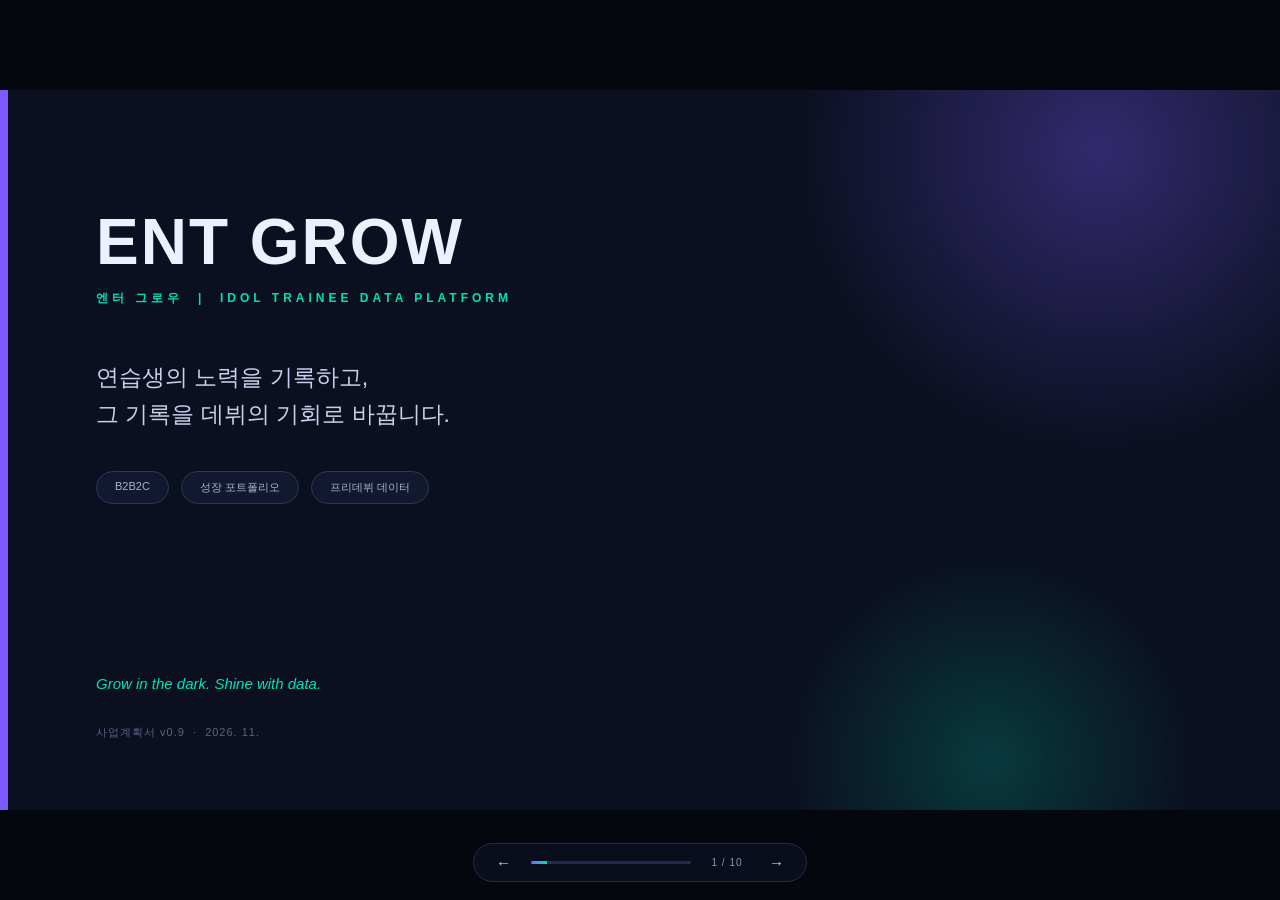
<file: IR_덱_ENT_GROW.html>
<!DOCTYPE html>
<html lang="ko">
<head>
<meta charset="UTF-8">
<meta name="viewport" content="width=device-width, initial-scale=1.0">
<title>ENT GROW · IR Deck</title>
<style>
  :root{
    --bg:#0B1020; --card:#161C33; --card2:#1E2542; --line:#242C4D;
    --text:#EDF0FF; --sub:#C9D0EB; --muted:#8B94B8; --dim:#5A6386;
    --v:#7C5CFF; --v2:#9A7CFF; --m:#00E0B8; --p:#FF5C8A; --y:#FFC857;
  }
  *{box-sizing:border-box;margin:0;padding:0}
  html,body{height:100%}
  body{
    background:#05070F; color:var(--text);
    font-family:"Pretendard","Malgun Gothic","Apple SD Gothic Neo","Noto Sans KR",sans-serif;
    display:flex; align-items:center; justify-content:center; overflow:hidden;
    -webkit-font-smoothing:antialiased;
  }
  #stage{ width:1280px; height:720px; position:relative; transform-origin:center center; flex:none; }

  .slide{
    position:absolute; inset:0; width:1280px; height:720px;
    background:var(--bg); padding:56px 64px; display:none;
    overflow:hidden;
  }
  .slide.active{display:block}
  .slide::before{
    content:""; position:absolute; top:0; left:0; right:0; height:5px;
    background:linear-gradient(90deg,var(--v),var(--v2) 45%,var(--m));
  }

  .kicker{font-size:11px; letter-spacing:3px; color:var(--m); font-weight:700; margin-bottom:10px}
  h1{font-size:30px; font-weight:800; letter-spacing:-.5px; margin-bottom:34px; line-height:1.25}

  .foot{
    position:absolute; left:64px; right:64px; bottom:26px;
    display:flex; justify-content:space-between; align-items:center;
    font-size:10px; letter-spacing:1px; color:var(--dim);
  }
  .foot .no{color:var(--v); font-weight:800; font-size:12px; letter-spacing:0}

  .card{background:var(--card); border:1px solid var(--line); border-radius:12px}

  /* ---------- cover ---------- */
  .cover{padding:0}
  .cover::before{height:100%; width:8px; right:auto; background:var(--v)}
  .orb{position:absolute; border-radius:50%; filter:blur(2px)}
  .orb.a{width:640px;height:640px;right:-140px;top:-260px;background:radial-gradient(circle,rgba(124,92,255,.35),transparent 68%)}
  .orb.b{width:420px;height:420px;right:80px;bottom:-160px;background:radial-gradient(circle,rgba(0,224,184,.20),transparent 70%)}
  .cover-in{position:relative; padding:120px 96px; height:100%}
  .brand{font-size:64px; font-weight:900; letter-spacing:2px; line-height:1}
  .brand-sub{margin-top:16px; font-size:12px; letter-spacing:4px; color:var(--m); font-weight:700}
  .cover-copy{margin-top:52px; font-size:23px; line-height:1.6; color:var(--sub); font-weight:500}
  .chips{display:flex; gap:12px; margin-top:38px}
  .chip{padding:8px 18px; border:1px solid #2E3760; border-radius:999px; font-size:11px; color:#A9B3D6; background:rgba(22,28,51,.7)}
  .tagline{position:absolute; left:96px; bottom:118px; font-size:15px; font-style:italic; color:var(--m)}
  .cover-date{position:absolute; left:96px; bottom:70px; font-size:11px; color:var(--dim); letter-spacing:1px}

  /* ---------- grids ---------- */
  .g3{display:grid; grid-template-columns:repeat(3,1fr); gap:24px}
  .g2{display:grid; grid-template-columns:1fr 1fr; gap:26px}

  /* ---------- 02 ---------- */
  .stat{padding:18px 22px; height:140px; display:flex; flex-direction:column; justify-content:center}
  .stat b{font-size:38px; font-weight:900; line-height:1.1; letter-spacing:-1px}
  .stat span{font-size:11px; color:var(--muted); margin-top:6px}
  .pain{margin-top:22px; padding:20px 22px 12px; position:relative; border-left:4px solid var(--v)}
  .pain h3{font-size:11px; letter-spacing:1px; font-weight:800; margin-bottom:6px}
  .pain h4{font-size:16px; font-weight:800; margin-bottom:14px}
  .pain li{list-style:none; font-size:11.5px; color:var(--sub); line-height:1.55; margin-bottom:11px; padding-left:12px; position:relative}
  .pain li::before{content:"·"; position:absolute; left:0; color:var(--muted)}
  .punch{position:absolute; right:64px; bottom:58px; font-size:12px; font-weight:700; color:var(--muted)}
  .band{
    margin-top:22px; padding:15px 22px; border-radius:10px;
    background:linear-gradient(90deg,rgba(124,92,255,.16),rgba(0,224,184,.07));
    border:1px solid #2E3760; font-size:12px; color:var(--sub);
    display:flex; justify-content:space-between; align-items:center; gap:20px;
  }
  .band b{color:var(--text)}
  .band em{font-style:normal; font-size:11px; color:var(--m); font-weight:800}

  /* ---------- 03 ---------- */
  .layer{padding:28px 24px 26px}
  .layer .tag{display:inline-block; padding:4px 12px; border-radius:999px; font-size:10px; font-weight:800; letter-spacing:1px; margin-bottom:16px}
  .layer h3{font-size:18px; font-weight:800; margin-bottom:20px}
  .layer p{font-size:12px; color:var(--sub); line-height:1.55; margin-bottom:12px}
  .flow{display:grid; grid-template-columns:repeat(4,1fr); gap:8px; margin-top:34px}
  .chev{
    height:68px; display:flex; align-items:center; justify-content:center;
    font-size:12.5px; font-weight:800; color:var(--sub); background:var(--card2);
    border:1px solid #2E3760; clip-path:polygon(0 0,92% 0,100% 50%,92% 100%,0 100%,8% 50%);
  }
  .chev.on{background:var(--m); color:#06131a; border-color:var(--m)}
  .net{margin-top:28px; padding:24px 28px; background:var(--card2); border-radius:12px; font-size:14px; color:var(--sub)}

  /* ---------- 04 ---------- */
  .steps{display:flex; flex-direction:column; gap:12px}
  .step{display:flex; align-items:center; gap:16px; padding:14px 18px; height:90px}
  .step b{font-size:18px; font-weight:900; color:var(--v); width:30px}
  .step .t{font-size:13px; font-weight:800}
  .step .d{font-size:10px; color:var(--muted); margin-top:4px}
  .panel{padding:24px 26px; background:var(--card2); border-radius:14px; height:100%}
  .panel .lab{font-size:11px; letter-spacing:2px; font-weight:800; color:var(--m)}
  .panel h3{font-size:15px; font-weight:800; margin:8px 0 22px}
  .bar-row{display:grid; grid-template-columns:88px 1fr 40px; align-items:center; gap:12px; margin-bottom:16px}
  .bar-row span{font-size:10.5px; color:var(--sub)}
  .track{height:8px; background:#2A3255; border-radius:99px; overflow:hidden}
  .fill{height:100%; border-radius:99px}
  .bar-row em{font-size:10px; color:var(--muted); font-style:normal; text-align:right}
  .note{font-size:9.5px; color:var(--muted); margin-top:18px; line-height:1.5}

  /* ---------- 05 ---------- */
  .mkt{display:grid; grid-template-columns:70px 210px 340px 1fr; gap:18px; align-items:center; margin-bottom:34px; padding:8px 0}
  .mkt .lvl{font-size:13px; font-weight:900; letter-spacing:1px}
  .mkt .val{font-size:29px; font-weight:900}
  .mkt .desc{font-size:11px; color:var(--muted); line-height:1.5}
  .mkt .bar{height:32px; border-radius:99px}
  .mkt-note{margin-top:34px; padding:26px 28px; background:var(--card2); border-radius:12px; font-size:13.5px; color:var(--sub)}

  /* ---------- 06 ---------- */
  table.rev{width:100%; border-collapse:collapse; font-size:11px}
  table.rev th, table.rev td{border:1px solid var(--line); padding:14px 12px; text-align:left}
  table.rev th{color:var(--m); font-weight:800; font-size:10px; letter-spacing:1px}
  table.rev td{color:var(--sub)}
  table.rev td:last-child, table.rev th:last-child{text-align:right}
  .tier{padding:18px 20px; display:flex; justify-content:space-between; align-items:center}
  .tier .nm{font-size:12.5px; font-weight:800}
  .tier .ds{font-size:9.5px; color:var(--muted); margin-top:4px}
  .tier .pr{font-size:16px; font-weight:900; color:var(--m)}
  .kpis{display:grid; grid-template-columns:repeat(3,1fr); gap:10px; margin-top:24px}
  .kpi{padding:18px 8px; background:var(--card2); border-radius:10px; text-align:center}
  .kpi b{display:block; font-size:15px; font-weight:900; color:var(--y)}
  .kpi span{font-size:8.5px; color:var(--muted)}

  /* ---------- 07 ---------- */
  .phases{display:grid; grid-template-columns:repeat(5,1fr); gap:12px}
  .phase{padding:20px 16px; height:205px; border-radius:12px; border:1px solid #2E3760; background:var(--card)}
  .phase .yr{font-size:10px; font-weight:800; letter-spacing:1px}
  .phase h3{font-size:18px; font-weight:900; margin:10px 0 14px}
  .phase p{font-size:10.5px; color:var(--sub); line-height:1.7}
  .chans{display:grid; grid-template-columns:repeat(3,1fr); gap:22px; margin-top:34px}
  .chan{padding:20px 20px; background:var(--card2); border-radius:12px}
  .chan b{font-size:10px; font-weight:800; color:var(--m)}
  .chan p{font-size:11px; color:var(--sub); margin-top:7px; line-height:1.55}

  /* ---------- 08 ---------- */
  .map{
    position:relative; height:400px; background:#10162B; border:1px solid #2E3760; border-radius:12px;
    background-image:linear-gradient(#1a2240 1px,transparent 1px),linear-gradient(90deg,#1a2240 1px,transparent 1px);
    background-size:50% 50%;
  }
  .axis{position:absolute; font-size:9px; color:var(--muted)}
  .dot{position:absolute; display:flex; align-items:center; gap:7px; font-size:9px; color:#7F88AB}
  .dot i{width:7px;height:7px;border-radius:50%;background:var(--dim);display:block}
  .dot.me{font-size:12px; font-weight:900; color:var(--text)}
  .dot.me i{width:16px;height:16px;box-shadow:0 0 0 8px rgba(124,92,255,.18)}
  .moat{padding:20px 24px; background:var(--card2); border-radius:14px; height:100%}
  .moat h4{font-size:10px; letter-spacing:2px; color:var(--m); font-weight:800; margin-bottom:20px}
  .moat .it{margin-bottom:18px}
  .moat .it b{font-size:12px; font-weight:800}
  .moat .it b::before{content:attr(data-n); color:var(--v); margin-right:10px; font-weight:900}
  .moat .it p{font-size:9.5px; color:var(--muted); margin-top:5px; padding-left:24px}

  /* ---------- 09 ---------- */
  .fin{display:grid; grid-template-columns:1fr 1fr; gap:30px}
  table.fin{width:100%; border-collapse:collapse; font-size:10.5px; table-layout:fixed}
  table.fin col:first-child{width:86px}
  table.fin th:first-child, table.fin td:first-child{white-space:nowrap}
  table.fin th,table.fin td{border:1px solid var(--line); padding:9px 8px; text-align:right}
  table.fin th:first-child,table.fin td:first-child{text-align:left}
  table.fin th{color:var(--m); font-size:9.5px; font-weight:800}
  table.fin td{color:var(--sub)}
  table.fin tr.main td{color:var(--text); font-weight:800}
  table.fin tr.op td{color:var(--p); font-weight:800}
  .chart{display:flex; align-items:flex-end; gap:16px; height:250px; padding:0 10px; border-bottom:1px solid var(--line)}
  .col{flex:1; display:flex; flex-direction:column; align-items:center; justify-content:flex-end; height:100%}
  .col .v{font-size:9px; color:var(--muted); margin-bottom:6px}
  .col .b{width:100%; border-radius:6px 6px 0 0; background:linear-gradient(180deg,var(--v2),var(--v))}
  .xlab{display:flex; gap:16px; padding:8px 10px 0}
  .xlab span{flex:1; text-align:center; font-size:9px; color:var(--muted)}
  .rounds{display:grid; grid-template-columns:repeat(3,1fr); gap:10px; margin-top:18px}
  .round{padding:10px 12px; background:var(--card2); border-radius:10px}
  .round span{font-size:8.5px; color:var(--muted)}
  .round b{display:block; font-size:16px; font-weight:900; color:var(--y); margin-top:2px}
  .round em{font-style:normal; font-size:8px; color:#7F88AB}

  /* ---------- 10 ---------- */
  .ask{display:flex; flex-direction:column; justify-content:center; height:100%; padding:0 96px}
  .ask h1{font-size:34px; line-height:1.45; margin:16px 0 0; font-weight:900}
  .ms{margin-top:36px}
  .ms div{display:flex; gap:22px; font-size:12px; margin-bottom:14px; color:var(--sub)}
  .ms b{color:var(--v); width:46px; font-weight:900}
  .quote{margin-top:34px; padding:18px 24px; background:var(--card2); border-radius:12px; font-size:14px; font-style:italic; color:var(--m); display:inline-block}
  .sign{position:absolute; right:96px; bottom:96px; text-align:right}
  .sign b{font-size:14px}
  .sign p{font-size:9px; color:var(--muted); margin-top:6px}

  /* ---------- controls ---------- */
  #hud{
    position:fixed; bottom:18px; left:50%; transform:translateX(-50%);
    display:flex; align-items:center; gap:14px; z-index:50;
    background:rgba(11,16,32,.86); border:1px solid #242C4D; border-radius:999px;
    padding:8px 16px; backdrop-filter:blur(8px);
  }
  #hud button{
    background:none;border:none;color:var(--sub);font-size:15px;cursor:pointer;padding:2px 6px;
  }
  #hud button:hover{color:var(--m)}
  #pbar{width:160px;height:3px;background:#242C4D;border-radius:99px;overflow:hidden}
  #pfill{height:100%;background:linear-gradient(90deg,var(--v),var(--m));width:10%;transition:width .25s}
  #pnum{font-size:10px;color:var(--muted);letter-spacing:1px;min-width:44px;text-align:center}

  @media print{
    @page{size:1280px 720px; margin:0}
    body{background:#fff; display:block; overflow:visible}
    #stage{transform:none!important; width:1280px; height:auto}
    #hud{display:none}
    .slide{display:block!important; position:relative; page-break-after:always; break-after:page}
    .slide:last-child{page-break-after:auto}
  }
</style>
</head>
<body>

<div id="stage">

  <!-- 01 -->
  <section class="slide cover active">
    <div class="orb a"></div><div class="orb b"></div>
    <div class="cover-in">
      <div class="brand">ENT GROW</div>
      <div class="brand-sub">엔터 그로우 &nbsp;|&nbsp; IDOL TRAINEE DATA PLATFORM</div>
      <div class="cover-copy">연습생의 노력을 기록하고,<br>그 기록을 데뷔의 기회로 바꿉니다.</div>
      <div class="chips">
        <span class="chip">B2B2C</span>
        <span class="chip">성장 포트폴리오</span>
        <span class="chip">프리데뷔 데이터</span>
      </div>
      <div class="tagline">Grow in the dark. Shine with data.</div>
      <div class="cover-date">사업계획서 v0.9 &nbsp;·&nbsp; 2026. 11.</div>
    </div>
  </section>

  <!-- 02 -->
  <section class="slide">
    <div class="kicker">PROBLEM</div>
    <h1>데뷔까지 3~7년, 남는 기록은 0</h1>
    <div class="g3">
      <div class="card stat"><b style="color:var(--p)">3~7년</b><span>데뷔까지 걸리는 연습 기간</span></div>
      <div class="card stat"><b style="color:var(--y)">0건</b><span>체계적으로 남는 성장 기록</span></div>
      <div class="card stat"><b style="color:var(--m)">0명</b><span>데뷔 전 확보 가능한 팬</span></div>
    </div>
    <div class="g3">
      <div class="card pain" style="border-left-color:var(--p)">
        <h3 style="color:var(--p)">연습생</h3>
        <h4>노력의 비가시성</h4>
        <ul>
          <li>매일 6~10시간 연습, 기록은 남지 않음</li>
          <li>사진·영상은 폰과 메신저에 흩어져 유실</li>
          <li>평가는 단발성, 성장은 확인 불가</li>
        </ul>
      </div>
      <div class="card pain" style="border-left-color:var(--y)">
        <h3 style="color:var(--y)">팬</h3>
        <h4>응원할 대상의 부재</h4>
        <ul>
          <li>데뷔 전 연습생은 공식 채널이 없음</li>
          <li>응원하고 싶어도 방법과 피드백이 없음</li>
          <li>데뷔 후에는 초기 팬이 될 기회를 상실</li>
        </ul>
      </div>
      <div class="card pain" style="border-left-color:var(--m)">
        <h3 style="color:var(--m)">엔터</h3>
        <h4>데이터 없는 스카우팅</h4>
        <ul>
          <li>연습생 정보가 엑셀·카톡에 분산</li>
          <li>스카우트는 인맥과 감에 의존</li>
          <li>이탈·번아웃 징후를 사전 감지 불가</li>
        </ul>
      </div>
    </div>
    <div class="band"><span>기록 · 팬덤 · 스카우팅을 <b>동시에</b> 다루는 서비스는 아직 없습니다.</span><em>THE GAP</em></div>
    <div class="punch">노력은 존재하지만, 증명되지 않는다.</div>
    <div class="foot"><span>ENT GROW · IR DECK · CONFIDENTIAL</span><span class="no">02</span></div>
  </section>

  <!-- 03 -->
  <section class="slide">
    <div class="kicker">SOLUTION</div>
    <h1>기록이 성장이 되고, 성장이 기회가 되는 구조</h1>
    <div class="g3">
      <div class="card layer">
        <span class="tag" style="background:rgba(124,92,255,.15);color:var(--v)">GROW</span>
        <h3>연습생</h3>
        <p>· 연습 일지 · 사진/영상 보관</p>
        <p>· 스킬 트래킹 · 성장 포트폴리오</p>
      </div>
      <div class="card layer">
        <span class="tag" style="background:rgba(255,92,138,.15);color:var(--p)">FAN</span>
        <h3>팬</h3>
        <p>· 공개 프로필 · 성장 타임라인</p>
        <p>· 응원 · 멤버십 · 후원</p>
      </div>
      <div class="card layer">
        <span class="tag" style="background:rgba(0,224,184,.15);color:var(--m)">PARTNER / SCOUT</span>
        <h3>엔터테인먼트사</h3>
        <p>· 연습생 통합 관리 · 성장 리포트</p>
        <p>· 스카우트 검색 · 오디션 운영</p>
      </div>
    </div>
    <div class="flow">
      <div class="chev">매일의 기록</div>
      <div class="chev">정량 지표</div>
      <div class="chev">성장 곡선</div>
      <div class="chev on">스카우트 리포트</div>
    </div>
    <div class="net">데이터가 쌓일수록 스카우트 정확도와 팬 충성도가 함께 올라가는 <b>양면 네트워크</b></div>
    <div class="band"><span>기록이 곧 <b>증명</b>이고, 증명이 곧 <b>기회</b>입니다.</span><em>PROOF → OPPORTUNITY</em></div>
    <div class="foot"><span>ENT GROW · IR DECK · CONFIDENTIAL</span><span class="no">03</span></div>
  </section>

  <!-- 04 -->
  <section class="slide">
    <div class="kicker">PRODUCT</div>
    <h1>성장 포트폴리오 + EGI 성장지수</h1>
    <div class="g2" style="grid-template-columns:1fr 1.28fr">
      <div>
        <div style="font-size:11px;color:var(--muted);margin-bottom:16px">파편이 자산이 되는 구조</div>
        <div class="steps">
          <div class="card step"><b>01</b><div><div class="t">매일의 기록</div><div class="d">사진 · 30초 영상 · 일지</div></div></div>
          <div class="card step"><b>02</b><div><div class="t">정량 지표</div><div class="d">연습시간 · 스킬 · 팬 반응</div></div></div>
          <div class="card step"><b>03</b><div><div class="t">성장 곡선</div><div class="d">기간별 변화율 · 마일스톤</div></div></div>
          <div class="card step"><b>04</b><div><div class="t">스카우트 리포트</div><div class="d">PDF 포트폴리오 · 매칭 추천</div></div></div>
        </div>
      </div>
      <div class="panel">
        <div class="lab">EGI · ENT GROW INDEX</div>
        <h3>성장 가능성을 보여주는 합성 지수</h3>
        <div class="bar-row"><span>성장률</span><div class="track"><div class="fill" style="width:100%;background:var(--v)"></div></div><em>30%</em></div>
        <div class="bar-row"><span>연습량</span><div class="track"><div class="fill" style="width:83%;background:var(--v2)"></div></div><em>25%</em></div>
        <div class="bar-row"><span>코치빌리티</span><div class="track"><div class="fill" style="width:67%;background:var(--p)"></div></div><em>20%</em></div>
        <div class="bar-row"><span>다양성</span><div class="track"><div class="fill" style="width:50%;background:var(--y)"></div></div><em>15%</em></div>
        <div class="bar-row"><span>팬 반응</span><div class="track"><div class="fill" style="width:33%;background:var(--m)"></div></div><em>10%</em></div>
        <div class="note">절대 실력 순위가 아닌 ‘성장 가능성’ 지표<br>팬에게는 구간(band)으로만 노출, 원점수는 소속사에만 제공</div>
      </div>
    </div>
    <div class="band"><span>하루 3분의 기록이 3년 뒤 <b>하나의 포트폴리오</b>가 됩니다.</span><em>RECORD → ASSET</em></div>
    <div class="foot"><span>ENT GROW · IR DECK · CONFIDENTIAL</span><span class="no">04</span></div>
  </section>

  <!-- 05 -->
  <section class="slide">
    <div class="kicker">MARKET</div>
    <h1>국내 연습생 데이터 시장은 아직 비어 있습니다</h1>
    <div class="mkt">
      <div class="lvl" style="color:var(--v)">TAM</div>
      <div class="val">3조 원</div>
      <div class="desc">글로벌 K-pop 팬덤 플랫폼 +<br>아티스트 관리 SaaS</div>
      <div class="bar" style="width:100%;background:rgba(124,92,255,.55)"></div>
    </div>
    <div class="mkt">
      <div class="lvl" style="color:var(--v2)">SAM</div>
      <div class="val">2,000억 원</div>
      <div class="desc">국내 연습생 관리 + 프리데뷔 팬덤 +<br>스카우트 매칭</div>
      <div class="bar" style="width:62%;background:rgba(154,124,255,.55)"></div>
    </div>
    <div class="mkt">
      <div class="lvl" style="color:var(--m)">SOM</div>
      <div class="val">300억 원</div>
      <div class="desc">3년 내 확보 가능 시장<br>(기획사 100곳 중심)</div>
      <div class="bar" style="width:26%;background:rgba(0,224,184,.55)"></div>
    </div>
    <div class="mkt-note">연습생 5,000~10,000명 &nbsp;·&nbsp; 기획사 100~200곳 &nbsp;·&nbsp; 프리데뷔 팬 50만~100만 명 <span style="color:var(--dim)">(추정)</span></div>
    <div class="band"><span>연습생 5,000~10,000명 · 기획사 100~200곳 · <b>프리데뷔 팬 50만~100만 명</b></span><em>UNDERSERVED</em></div>
    <div class="foot"><span>ENT GROW · IR DECK · CONFIDENTIAL</span><span class="no">05</span></div>
  </section>

  <!-- 06 -->
  <section class="slide">
    <div class="kicker">BUSINESS MODEL</div>
    <h1>B2B2C — 기획사가 비용을 내고, 팬이 규모를 만든다</h1>
    <div class="g2" style="grid-template-columns:1fr 1fr;align-items:start">
      <div>
        <table class="rev">
          <tr><th>수익원</th><th>과금 방식</th><th>Y3 비중</th></tr>
          <tr><td>기획사 구독</td><td>월정액 · 연습생 수 티어</td><td>27%</td></tr>
          <tr><td>스카우트 열람·매칭</td><td>열람권 / 성사 수수료</td><td>12%</td></tr>
          <tr><td>팬 멤버십</td><td>월 4,900원 구독</td><td>35%</td></tr>
          <tr><td>후원·응원 수수료</td><td>건별 10~15%</td><td>17%</td></tr>
          <tr><td>커머스·광고·리포트</td><td>수수료 / 광고비</td><td>9%</td></tr>
        </table>
        <div class="band" style="margin-top:18px">
          <span>기획사는 관리 비용을, 팬은 응원을 지불합니다.<br>기록은 무료로 쌓입니다.</span><em>B2B → B2C</em>
        </div>
      </div>
      <div>
        <div class="card tier" style="margin-bottom:10px">
          <div><div class="nm">PARTNER Pro</div><div class="ds">연습생 100명 · 오디션 운영</div></div>
          <div class="pr">월 49만 원</div>
        </div>
        <div class="card tier" style="margin-bottom:10px">
          <div><div class="nm">SCOUT</div><div class="ds">검색 · 열람 20건</div></div>
          <div class="pr">월 29만 원</div>
        </div>
        <div class="card tier">
          <div><div class="nm">FAN 멤버십</div><div class="ds">전용 콘텐츠 · 응원 배지</div></div>
          <div class="pr">월 4,900원</div>
        </div>
        <div class="kpis">
          <div class="kpi"><b>4.0~4.9x</b><span>LTV/CAC</span></div>
          <div class="kpi"><b>1.6~7.5개월</b><span>회수 기간</span></div>
          <div class="kpi"><b>12억</b><span>Y3 ARR</span></div>
        </div>
      </div>
    </div>
    <div class="foot"><span>ENT GROW · IR DECK · CONFIDENTIAL</span><span class="no">06</span></div>
  </section>

  <!-- 07 -->
  <section class="slide">
    <div class="kicker">GO-TO-MARKET</div>
    <h1>파일럿 → 확산 → 표준화 → 글로벌</h1>
    <div class="phases">
      <div class="phase" style="border-color:#5a48b8"><div class="yr" style="color:var(--v)">2027 H1</div><h3>파일럿</h3><p>기획사 3곳<br>연습생 100명</p></div>
      <div class="phase" style="border-color:#5a48b8"><div class="yr" style="color:var(--v2)">2027 H2</div><h3>검증</h3><p>기획사 10곳<br>팬 1만 명</p></div>
      <div class="phase" style="border-color:#7a3550"><div class="yr" style="color:var(--p)">2028</div><h3>확산</h3><p>기획사 40곳<br>팬 8만 명</p></div>
      <div class="phase" style="border-color:#7a5f28"><div class="yr" style="color:var(--y)">2029</div><h3>표준화</h3><p>기획사 100곳<br>팬 30만 명</p></div>
      <div class="phase" style="border-color:#1a6a5c"><div class="yr" style="color:var(--m)">2030~</div><h3>글로벌</h3><p>해외 레이블<br>글로벌 팬</p></div>
    </div>
    <div class="chans">
      <div class="chan"><b>기획사</b><p>무료 파일럿 → 데이터 리포트 → 유료 전환</p></div>
      <div class="chan"><b>연습생</b><p>‘무료 포트폴리오 제작’ 훅 · 오디션 시즌 캠페인</p></div>
      <div class="chan"><b>팬</b><p>숏폼 성장 타임라인 · 응원 랭킹 이벤트</p></div>
    </div>
    <div class="band"><span>첫 3곳의 레퍼런스가 <b>나머지 97곳</b>을 데려옵니다.</span><em>REFERENCE FIRST</em></div>
    <div class="punch" style="bottom:58px">첫 3곳의 레퍼런스가 나머지 97곳을 데려온다.</div>
    <div class="foot"><span>ENT GROW · IR DECK · CONFIDENTIAL</span><span class="no">07</span></div>
  </section>

  <!-- 08 -->
  <section class="slide">
    <div class="kicker">COMPETITION</div>
    <h1>데뷔 ‘이전’을 다루는 곳은 없습니다</h1>
    <div class="g2" style="grid-template-columns:1.05fr 1fr;align-items:stretch">
      <div class="map">
        <div class="axis" style="top:8px;left:14px">데이터 · 관리</div>
        <div class="axis" style="bottom:8px;left:14px">관계 · 커뮤니티</div>
        <div class="axis" style="bottom:8px;left:50%;transform:translateX(-50%)">데뷔 이전 ←→ 데뷔 이후</div>
        <div class="dot me" style="left:16%;top:18%"><i style="background:var(--v)"></i>ENT GROW</div>
        <div class="dot" style="left:10%;top:52%"><i></i>오디션 앱</div>
        <div class="dot" style="left:20%;top:78%"><i></i>유튜브 · 인스타</div>
        <div class="dot" style="right:8%;top:60%"><i style="background:#3a4470"></i>위버스 · 버블</div>
      </div>
      <div class="moat">
        <h4>방어 전략 · MOAT</h4>
        <div class="it"><b data-n="01">데이터 복리</b><p>1인 3년 기록은 후발주자가 복제 불가</p></div>
        <div class="it"><b data-n="02">양면 네트워크</b><p>연습생 ↑ → 팬 ↑ → 기획사 ↑</p></div>
        <div class="it"><b data-n="03">승인 기반 공개</b><p>무단 스카우트가 아닌 소속사 승인 모델</p></div>
        <div class="it" style="margin-bottom:0"><b data-n="04">표준화</b><p>EGI가 업계 표준이 되면 전환 비용 급증</p></div>
      </div>
    </div>
    <div class="band"><span>프리데뷔 데이터는 <b>아직 아무도 소유하지 않았습니다.</b></span><em>WHITE SPACE</em></div>
    <div class="foot"><span>ENT GROW · IR DECK · CONFIDENTIAL</span><span class="no">08</span></div>
  </section>

  <!-- 09 -->
  <section class="slide">
    <div class="kicker">FINANCIALS</div>
    <h1>2031년 매출 71억 · 영업이익률 32%</h1>
    <div class="fin">
      <div>
        <table class="fin">
          <colgroup><col><col><col><col><col><col></colgroup>
          <tr><th>백만 원</th><th>2027</th><th>2028</th><th>2029</th><th>2030</th><th>2031</th></tr>
          <tr class="main"><td>매출</td><td>50</td><td>370</td><td>1,200</td><td>3,200</td><td>7,100</td></tr>
          <tr><td>B2B</td><td>32</td><td>165</td><td>480</td><td>1,100</td><td>2,200</td></tr>
          <tr><td>B2C</td><td>18</td><td>205</td><td>720</td><td>2,100</td><td>4,900</td></tr>
          <tr class="op"><td>영업이익</td><td>-450</td><td>-900</td><td>-1,300</td><td>-460</td><td>2,280</td></tr>
          <tr><td>누적 손익</td><td>-450</td><td>-1,350</td><td>-2,650</td><td>-3,110</td><td>-830</td></tr>
        </table>
        <div class="rounds">
          <div class="round"><span>Seed</span><b>3억</b><em>2027 Q1</em></div>
          <div class="round"><span>Pre-A</span><b>14억</b><em>2027 Q4</em></div>
          <div class="round"><span>Series A</span><b>15억</b><em>2029 Q1</em></div>
        </div>
      </div>
      <div>
        <div class="chart">
          <div class="col"><div class="v">50</div><div class="b" style="height:3%"></div></div>
          <div class="col"><div class="v">370</div><div class="b" style="height:10%"></div></div>
          <div class="col"><div class="v">1,200</div><div class="b" style="height:24%"></div></div>
          <div class="col"><div class="v">3,200</div><div class="b" style="height:50%"></div></div>
          <div class="col"><div class="v">7,100</div><div class="b" style="height:100%"></div></div>
        </div>
        <div class="xlab"><span>2027</span><span>2028</span><span>2029</span><span>2030</span><span>2031</span></div>
        <div style="text-align:right;font-size:10px;color:var(--muted);margin-top:12px">매출 추이 (백만 원) · 총 32억 투자 · 2031년 BEP</div>
      </div>
    </div>
    <div class="band"><span>2031년 <b>매출 71억 · 영업이익률 32%</b> · BEP 달성</span><em>UNIT ECONOMICS 4.0~4.9x</em></div>
    <div class="foot"><span>ENT GROW · IR DECK · CONFIDENTIAL</span><span class="no">09</span></div>
  </section>

  <!-- 10 -->
  <section class="slide cover" style="padding:0">
    <div class="orb a" style="right:-180px;top:-280px"></div>
    <div class="ask">
      <div class="kicker" style="letter-spacing:4px">ASK</div>
      <h1>32억 원으로<br>3년의 데이터를 쌓겠습니다.</h1>
      <div class="ms">
        <div><b>2027</b><span>기획사 10곳 · 연습생 100명 · 팬 1만</span></div>
        <div><b>2028</b><span>기획사 40곳 · 연습생 800명 · 팬 8만</span></div>
        <div><b>2029</b><span>기획사 100곳 · 연습생 3,000명 · 팬 30만</span></div>
      </div>
      <div class="quote">“K-pop의 다음 3년은 데이터로 증명될 것입니다.”</div>
    </div>
    <div class="sign">
      <b>ENT GROW · 엔터 그로우</b>
      <p>Grow in the dark. Shine with data.</p>
      <p style="margin-top:14px;font-size:11px;color:#7F88AB">감사합니다</p>
    </div>
  </section>

</div>

<div id="hud">
  <button id="prev" aria-label="이전">←</button>
  <div id="pbar"><div id="pfill"></div></div>
  <span id="pnum">1 / 10</span>
  <button id="next" aria-label="다음">→</button>
</div>

<script>
  const slides = [...document.querySelectorAll('.slide')];
  let idx = 0;

  function render(){
    slides.forEach((s,i)=>s.classList.toggle('active', i===idx));
    document.getElementById('pnum').textContent = (idx+1)+' / '+slides.length;
    document.getElementById('pfill').style.width = ((idx+1)/slides.length*100)+'%';
  }
  function go(n){ idx = Math.max(0, Math.min(slides.length-1, n)); render(); }

  document.getElementById('next').onclick = ()=>go(idx+1);
  document.getElementById('prev').onclick = ()=>go(idx-1);
  document.addEventListener('keydown', e=>{
    if(['ArrowRight','ArrowDown',' ','PageDown','Enter'].includes(e.key)){ e.preventDefault(); go(idx+1); }
    if(['ArrowLeft','ArrowUp','PageUp','Backspace'].includes(e.key)){ e.preventDefault(); go(idx-1); }
    if(e.key==='Home') go(0);
    if(e.key==='End') go(slides.length-1);
  });

  document.getElementById('stage').addEventListener('click', e=>{
    if(e.clientX > window.innerWidth/2) go(idx+1); else go(idx-1);
  });

  function fit(){
    const s = Math.min(window.innerWidth/1280, window.innerHeight/720);
    document.getElementById('stage').style.transform = 'scale('+s+')';
  }
  window.addEventListener('resize', fit);
  fit(); render();
</script>
</body>
</html>
</file>
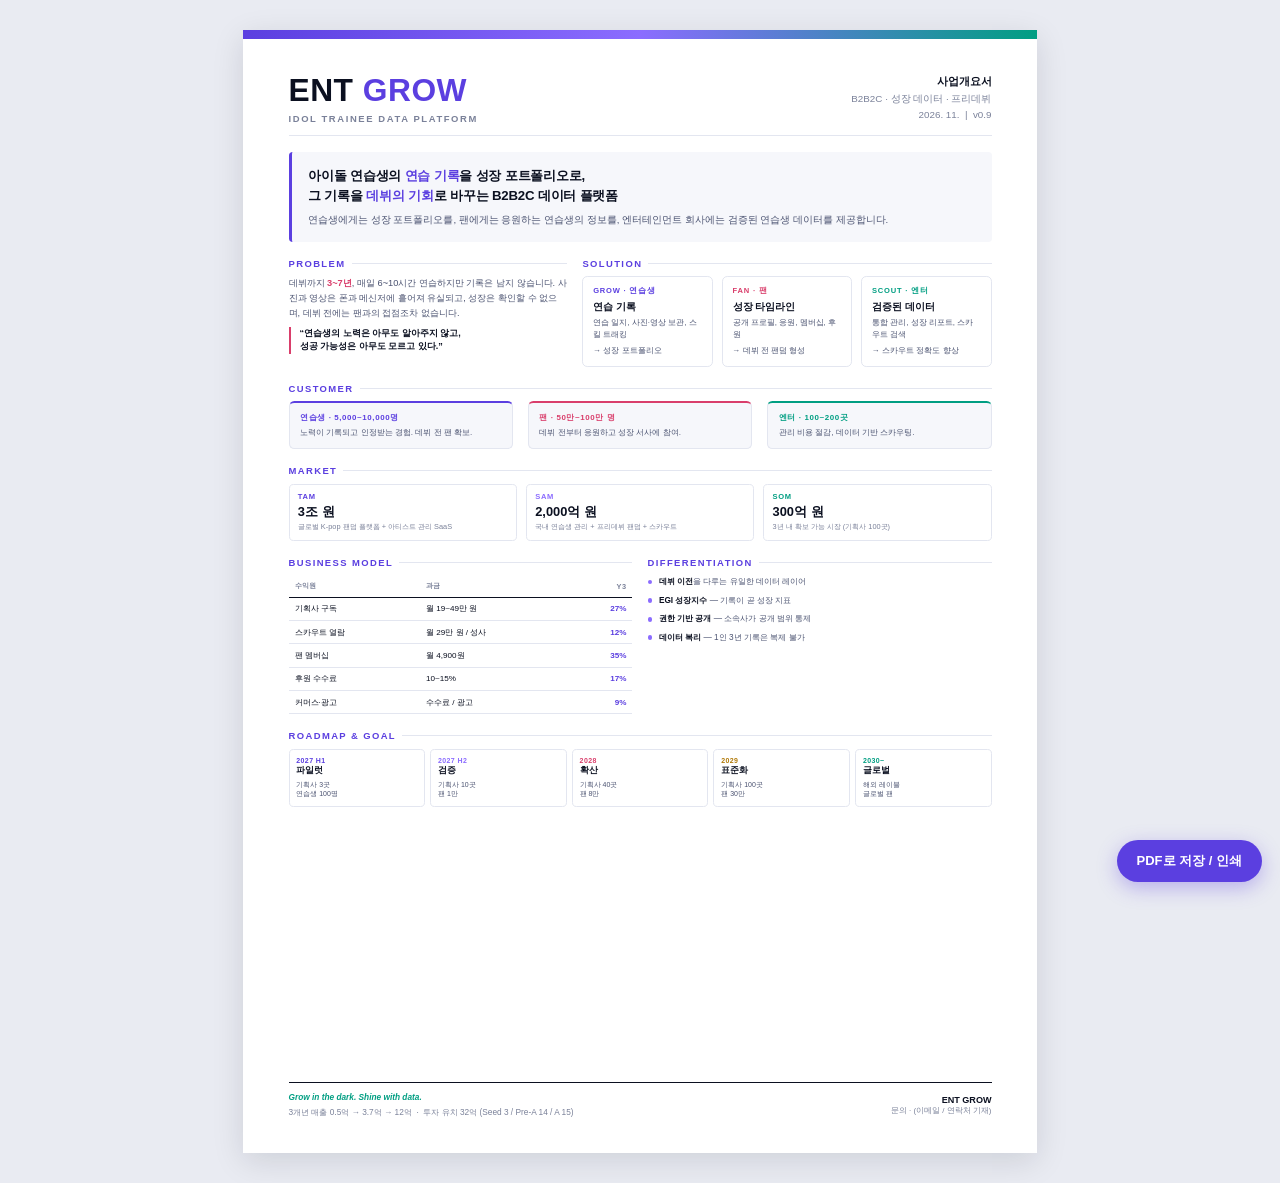
<file: 원페이지_사업개요서_ENT_GROW.html>
<!DOCTYPE html>
<html lang="ko">
<head>
<meta charset="UTF-8">
<title>ENT GROW · 사업개요서 (1P)</title>
<style>
  @page { size: A4; margin: 0; }
  *{box-sizing:border-box;margin:0;padding:0}
  :root{
    --ink:#0B1020; --sub:#4A5270; --muted:#7A8199; --line:#E3E6F0;
    --v:#5B3FE0; --v2:#8B6CFF; --mint:#009E82; --pink:#D93E6B; --amber:#B07908;
    --soft:#F6F7FB;
  }
  body{
    background:#E9EBF2;
    font-family:"Pretendard","Malgun Gothic","Apple SD Gothic Neo","Noto Sans KR",sans-serif;
    color:var(--ink); -webkit-font-smoothing:antialiased;
  }
  .page{
    width:210mm; min-height:297mm; background:#fff; margin:8mm auto;
    padding:11mm 12mm 9mm; display:flex; flex-direction:column; gap:4.2mm;
    box-shadow:0 8px 30px rgba(11,16,32,.12); position:relative;
  }
  .page::before{
    content:""; position:absolute; top:0; left:0; right:0; height:2.4mm;
    background:linear-gradient(90deg,var(--v),var(--v2) 50%,var(--mint));
  }

  /* header */
  header{display:flex; justify-content:space-between; align-items:flex-end; padding-bottom:3mm; border-bottom:1px solid var(--line)}
  .logo{font-size:8.4mm; font-weight:900; letter-spacing:.5px; line-height:1}
  .logo span{color:var(--v)}
  .logo-sub{font-size:2.5mm; letter-spacing:1.6px; color:var(--muted); margin-top:1.6mm; font-weight:700}
  .meta{text-align:right; font-size:2.6mm; color:var(--muted); line-height:1.7}
  .meta b{color:var(--ink); font-size:2.9mm}

  /* hero */
  .hero{padding:3.6mm 4.4mm; background:var(--soft); border-left:3px solid var(--v); border-radius:1mm}
  .hero h1{font-size:3.5mm; line-height:1.55; font-weight:800; letter-spacing:-.2px}
  .hero h1 em{font-style:normal; color:var(--v)}
  .hero p{font-size:2.55mm; color:var(--sub); margin-top:1.7mm; line-height:1.55}

  /* section base */
  h2{font-size:2.5mm; letter-spacing:1.4px; color:var(--v); font-weight:900; margin-bottom:2mm; display:flex; align-items:center; gap:1.6mm}
  h2::after{content:""; flex:1; height:1px; background:var(--line)}

  .row{display:grid; gap:4mm}
  .r3{grid-template-columns:1fr 1fr 1fr}
  .r2{grid-template-columns:1fr 1fr}
  .r-prob{grid-template-columns:.92fr 1.35fr}

  /* problem */
  .prob{font-size:2.45mm; color:var(--sub); line-height:1.6}
  .prob strong{color:var(--pink); font-weight:800}
  .prob .q{margin-top:1.6mm; padding-left:2.4mm; border-left:2px solid var(--pink); font-size:2.4mm; color:var(--ink); font-weight:700; line-height:1.5}

  /* solution cards */
  .sol{display:grid; grid-template-columns:repeat(3,1fr); gap:2.4mm}
  .sol .c{border:1px solid var(--line); border-radius:1.4mm; padding:2.4mm 2.6mm; background:#fff}
  .sol .tag{font-size:2mm; font-weight:900; letter-spacing:.8px; margin-bottom:1.2mm}
  .sol .c b{font-size:2.6mm; display:block; margin-bottom:1mm}
  .sol .c p{font-size:2.1mm; color:var(--sub); line-height:1.5}

  /* customer */
  .cust{border-radius:1.4mm; padding:2.4mm 2.8mm; background:var(--soft); border:1px solid var(--line)}
  .cust .who{font-size:2.1mm; font-weight:900; letter-spacing:.6px; margin-bottom:1mm}
  .cust p{font-size:2.15mm; color:var(--sub); line-height:1.5}
  .cust.c1{border-top:2px solid var(--v)}
  .cust.c2{border-top:2px solid var(--pink)}
  .cust.c3{border-top:2px solid var(--mint)}

  /* market */
  .mkt{display:flex; gap:2.4mm}
  .mkt .m{flex:1; border:1px solid var(--line); border-radius:1.2mm; padding:2mm 2.2mm}
  .mkt .l{font-size:2mm; font-weight:900; letter-spacing:.7px}
  .mkt .v{font-size:3.4mm; font-weight:900; margin:.6mm 0 .4mm}
  .mkt .d{font-size:1.95mm; color:var(--muted); line-height:1.4}

  /* bm table */
  table{width:100%; border-collapse:collapse; font-size:2.15mm}
  th,td{border-bottom:1px solid var(--line); padding:1.5mm 1.6mm; text-align:left}
  th{font-size:1.95mm; color:var(--muted); font-weight:800; letter-spacing:.4px; border-bottom:1.4px solid var(--ink)}
  td:last-child,th:last-child{text-align:right}
  td b{font-weight:800}
  .hl{color:var(--v); font-weight:900}

  /* diff bullets */
  ul.diff{list-style:none}
  ul.diff li{font-size:2.2mm; color:var(--sub); line-height:1.5; padding-left:3mm; position:relative; margin-bottom:1.6mm}
  ul.diff li::before{content:""; position:absolute; left:0; top:1.1mm; width:1.3mm; height:1.3mm; border-radius:50%; background:var(--v2)}
  ul.diff li b{color:var(--ink)}

  /* roadmap */
  .road{display:grid; grid-template-columns:repeat(5,1fr); gap:1.4mm}
  .road .p{border:1px solid var(--line); border-radius:1.2mm; padding:1.8mm 1.8mm; background:#fff}
  .road .y{font-size:1.85mm; font-weight:900; letter-spacing:.4px}
  .road .n{font-size:2.3mm; font-weight:900; margin:.5mm 0 .6mm}
  .road .t{font-size:1.85mm; color:var(--sub); line-height:1.4}

  /* footer */
  .foot{margin-top:auto; display:flex; justify-content:space-between; align-items:center; border-top:1.4px solid var(--ink); padding-top:2.2mm}
  .foot .f1{font-size:2.2mm; color:var(--muted); line-height:1.5}
  .foot .f2{text-align:right; font-size:2.4mm; font-weight:800}

  .tagline{font-size:2.2mm; font-style:italic; color:var(--mint); font-weight:700}

  #save{
    position:fixed; right:18px; bottom:18px; z-index:10;
    background:var(--v); color:#fff; border:none; border-radius:999px;
    padding:12px 20px; font-size:13px; font-weight:700; cursor:pointer;
    box-shadow:0 6px 20px rgba(91,63,224,.35); font-family:inherit;
  }
  @media print{
    body{background:#fff}
    .page{margin:0; box-shadow:none; width:210mm; height:297mm; page-break-after:avoid}
    #save{display:none}
  }
</style>
</head>
<body>

<div class="page">

  <header>
    <div>
      <div class="logo">ENT <span>GROW</span></div>
      <div class="logo-sub">IDOL TRAINEE DATA PLATFORM</div>
    </div>
    <div class="meta">
      <b>사업개요서</b><br>
      B2B2C · 성장 데이터 · 프리데뷔<br>
      2026. 11. &nbsp;|&nbsp; v0.9
    </div>
  </header>

  <div class="hero">
    <h1>아이돌 연습생의 <em>연습 기록</em>을 성장 포트폴리오로,<br>그 기록을 <em>데뷔의 기회</em>로 바꾸는 B2B2C 데이터 플랫폼</h1>
    <p>연습생에게는 성장 포트폴리오를, 팬에게는 응원하는 연습생의 정보를, 엔터테인먼트 회사에는 검증된 연습생 데이터를 제공합니다.</p>
  </div>

  <div class="row r-prob">
    <div>
      <h2>PROBLEM</h2>
      <div class="prob">
        데뷔까지 <strong>3~7년</strong>, 매일 6~10시간 연습하지만 기록은 남지 않습니다.
        사진과 영상은 폰과 메신저에 흩어져 유실되고, 성장은 확인할 수 없으며,
        데뷔 전에는 팬과의 접점조차 없습니다.
        <div class="q">“연습생의 노력은 아무도 알아주지 않고,<br>성공 가능성은 아무도 모르고 있다.”</div>
      </div>
    </div>
    <div>
      <h2>SOLUTION</h2>
      <div class="sol">
        <div class="c">
          <div class="tag" style="color:var(--v)">GROW · 연습생</div>
          <b>연습 기록</b>
          <p>연습 일지, 사진·영상 보관, 스킬 트래킹</p>
          <p style="margin-top:1mm">→ 성장 포트폴리오</p>
        </div>
        <div class="c">
          <div class="tag" style="color:var(--pink)">FAN · 팬</div>
          <b>성장 타임라인</b>
          <p>공개 프로필, 응원, 멤버십, 후원</p>
          <p style="margin-top:1mm">→ 데뷔 전 팬덤 형성</p>
        </div>
        <div class="c">
          <div class="tag" style="color:var(--mint)">SCOUT · 엔터</div>
          <b>검증된 데이터</b>
          <p>통합 관리, 성장 리포트, 스카우트 검색</p>
          <p style="margin-top:1mm">→ 스카우트 정확도 향상</p>
        </div>
      </div>
    </div>
  </div>

  <div>
    <h2>CUSTOMER</h2>
    <div class="row r3">
      <div class="cust c1">
        <div class="who" style="color:var(--v)">연습생 · 5,000~10,000명</div>
        <p>노력이 기록되고 인정받는 경험. 데뷔 전 팬 확보.</p>
      </div>
      <div class="cust c2">
        <div class="who" style="color:var(--pink)">팬 · 50만~100만 명</div>
        <p>데뷔 전부터 응원하고 성장 서사에 참여.</p>
      </div>
      <div class="cust c3">
        <div class="who" style="color:var(--mint)">엔터 · 100~200곳</div>
        <p>관리 비용 절감, 데이터 기반 스카우팅.</p>
      </div>
    </div>
  </div>

  <div>
    <h2>MARKET</h2>
    <div class="mkt">
      <div class="m"><div class="l" style="color:var(--v)">TAM</div><div class="v">3조 원</div><div class="d">글로벌 K-pop 팬덤 플랫폼 + 아티스트 관리 SaaS</div></div>
      <div class="m"><div class="l" style="color:var(--v2)">SAM</div><div class="v">2,000억 원</div><div class="d">국내 연습생 관리 + 프리데뷔 팬덤 + 스카우트</div></div>
      <div class="m"><div class="l" style="color:var(--mint)">SOM</div><div class="v">300억 원</div><div class="d">3년 내 확보 가능 시장 (기획사 100곳)</div></div>
    </div>
  </div>

  <div class="row r2">
    <div>
      <h2>BUSINESS MODEL</h2>
      <table>
        <tr><th>수익원</th><th>과금</th><th>Y3</th></tr>
        <tr><td>기획사 구독</td><td>월 19~49만 원</td><td class="hl">27%</td></tr>
        <tr><td>스카우트 열람</td><td>월 29만 원 / 성사</td><td class="hl">12%</td></tr>
        <tr><td>팬 멤버십</td><td>월 4,900원</td><td class="hl">35%</td></tr>
        <tr><td>후원 수수료</td><td>10~15%</td><td class="hl">17%</td></tr>
        <tr><td>커머스·광고</td><td>수수료 / 광고</td><td class="hl">9%</td></tr>
      </table>
    </div>
    <div>
      <h2>DIFFERENTIATION</h2>
      <ul class="diff">
        <li><b>데뷔 이전</b>을 다루는 유일한 데이터 레이어</li>
        <li><b>EGI 성장지수</b> — 기록이 곧 성장 지표</li>
        <li><b>권한 기반 공개</b> — 소속사가 공개 범위 통제</li>
        <li><b>데이터 복리</b> — 1인 3년 기록은 복제 불가</li>
      </ul>
    </div>
  </div>

  <div>
    <h2>ROADMAP &amp; GOAL</h2>
    <div class="road">
      <div class="p"><div class="y" style="color:var(--v)">2027 H1</div><div class="n">파일럿</div><div class="t">기획사 3곳<br>연습생 100명</div></div>
      <div class="p"><div class="y" style="color:var(--v2)">2027 H2</div><div class="n">검증</div><div class="t">기획사 10곳<br>팬 1만</div></div>
      <div class="p"><div class="y" style="color:var(--pink)">2028</div><div class="n">확산</div><div class="t">기획사 40곳<br>팬 8만</div></div>
      <div class="p"><div class="y" style="color:var(--amber)">2029</div><div class="n">표준화</div><div class="t">기획사 100곳<br>팬 30만</div></div>
      <div class="p"><div class="y" style="color:var(--mint)">2030~</div><div class="n">글로벌</div><div class="t">해외 레이블<br>글로벌 팬</div></div>
    </div>
  </div>

  <div class="foot">
    <div>
      <div class="tagline">Grow in the dark. Shine with data.</div>
      <div class="f1" style="margin-top:1.2mm">3개년 매출 0.5억 → 3.7억 → 12억 &nbsp;·&nbsp; 투자 유치 32억 (Seed 3 / Pre-A 14 / A 15)</div>
    </div>
    <div class="f2">
      ENT GROW<br>
      <span style="font-weight:400;font-size:2.1mm;color:var(--muted)">문의 · (이메일 / 연락처 기재)</span>
    </div>
  </div>

</div>

<button id="save" onclick="window.print()">PDF로 저장 / 인쇄</button>

</body>
</html>
</file>
